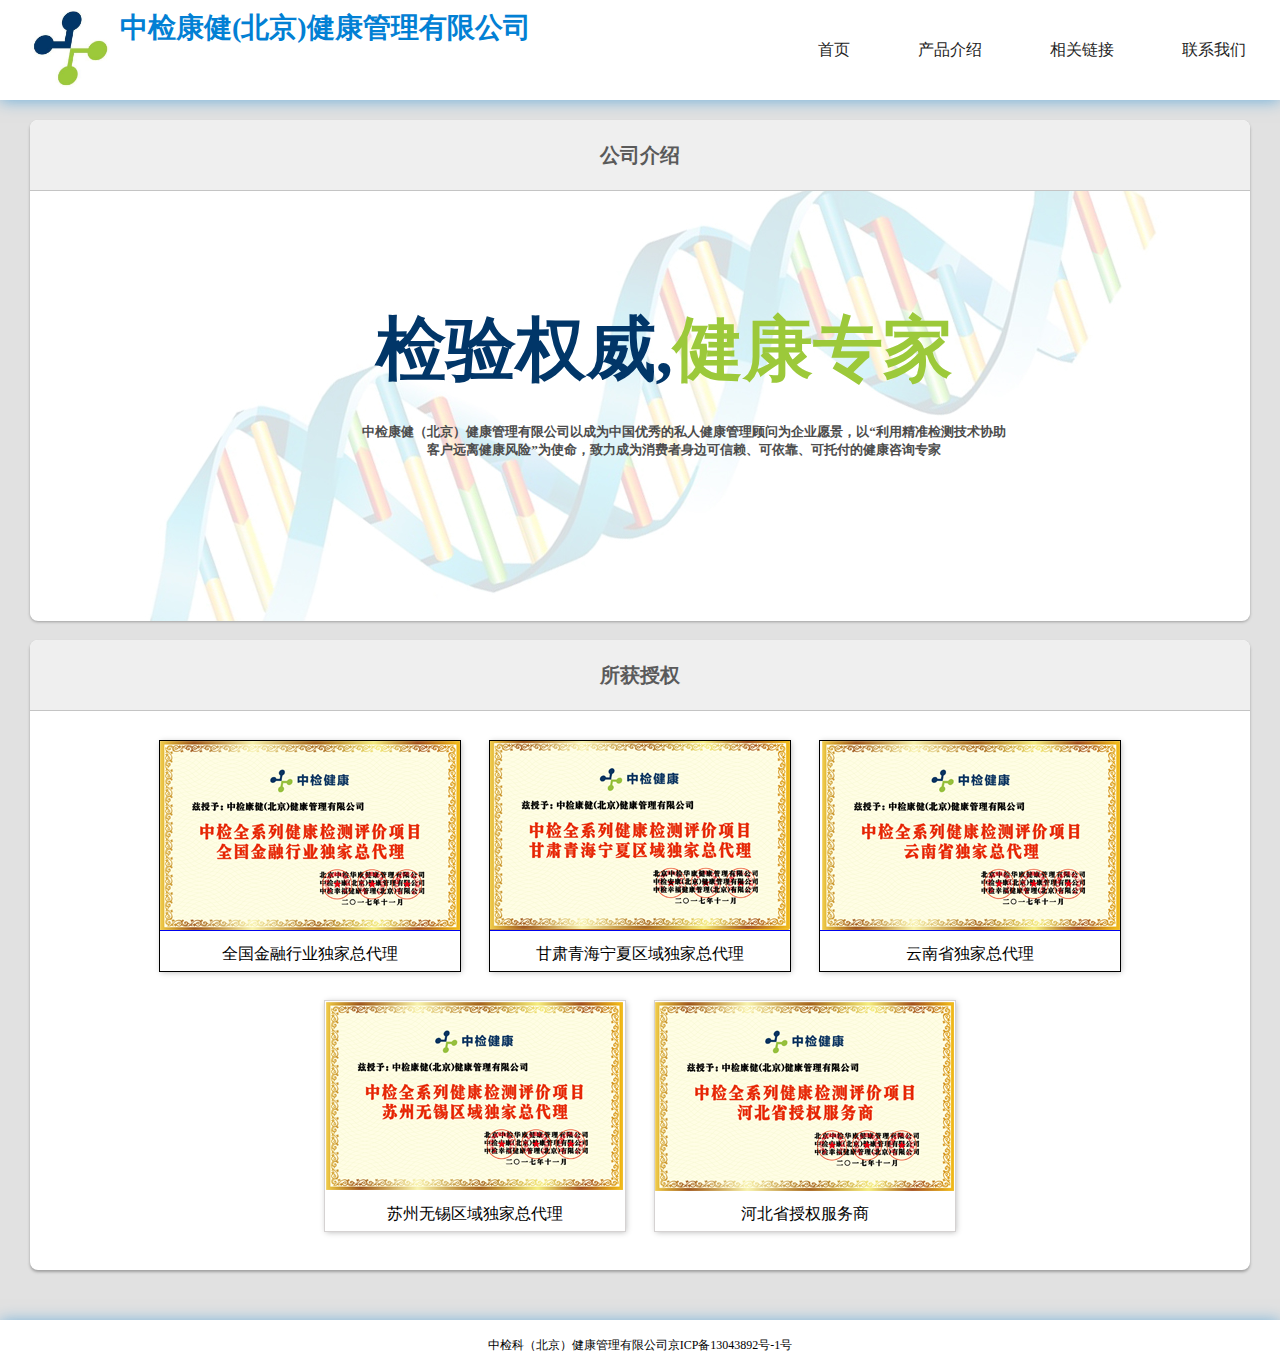
<file: index.html>
<!DOCTYPE html>
<html lang="en">
<head>
  <meta charset="UTF-8">
  <meta name="viewport" content="width=device-width, initial-scale=1.0">
  <meta http-equiv="X-UA-Compatible" content="ie=edge">
  <title>中检科（北京）健康管理有限公司</title>
  <link rel="stylesheet" href="./style/pc-style.css">
  <link rel="stylesheet" href="./style/m-style.css">
  <link rel="stylesheet" href="./font/iconfont.css">
  <style>
     @media (max-width: 450px) {
            .pc-index{
                display: none;
            }
            .m-indexapp{
                display: block;
            }
        }
        @media (min-width: 460px) {
            .pc-index{
                display: block;
            }
            .m-index{
                display: none;
            }
        }
  </style>
</head>
<body>
  <div class="pc-index">
  <!-- 头部导航开始 -->
   <div class="header-pc">
     <div class="header-pc-nav">
       <div class="header-pc-nav-left">
          <a href="./index-pc.html">
          <img src="./image/pc-logo.jpg" alt="">
          </a>
       </div>
       <h1>中检康健(北京)健康管理有限公司</h1>
       <ul class="header-pc-nav-right">
         <li><a href="./index-pc.html">首页</a></li>
         <li><a href="./pagelink/pc-xiangmujieshao.html">产品介绍</a></li>
         <li><a href="./pagelink/pc-youqinglianjie.html">相关链接</a></li>
         <li><a href="./pagelink/pc-lianxiwomen.html">联系我们</a></li>
       </ul>
     </div>
   </div>
   <!-- 头部导航结束 -->

   <!-- banna图部分 -->

      <!-- 公司介绍 -->
      <div class="pc-main-03">
        <div class="pc-main-03-a">
            <span>公司介绍</span>
        </div>
        <div class="pc-main-03-b">
          <!-- <img src="./image/pc-banna.jpg" alt=""> -->
        </div>
        <h2><span style="color:#013668;">检验权威,</span><span style="color:#9cc93a;">健康专家</span></h2>
        <h5>中检康健（北京）健康管理有限公司以成为中国优秀的私人健康管理顾问为企业愿景，以“利用精准检测技术协助</br>客户远离健康风险”为使命，致力成为消费者身边可信赖、可依靠、可托付的健康咨询专家</h5>
      </div>

      <!-- 授权牌模块 -->
      <div class="pc-main-02">
          <div class="pc-main-02-b"><span>所获授权</span></div>
          <ul class="pc-main-02-a clearfix">
            <li>
              <a href="./image/shouquan-03.png" target="_blank"></a>
              <span>全国金融行业独家总代理</span>
            </li>
            <li>
              <a href="./image/shouquan-01.png" target="_blank"></a>
              <span>甘肃青海宁夏区域独家总代理</span>
            </li>
            <li>
              <a href="./image/shouquan-05.png" target="_blank"></a>
              <span>云南省独家总代理</span>
            </li>
            </ul>
            <ul class="pc-main-02-c clearfix">
                <li>
                  <a href="./image/shouquan-04.png" target="_blank"></a>
                  <span>苏州无锡区域独家总代理</span>
                </li>
                <li>
                  <a href="./image/shouquan-02.png" target="_blank"></a>
                  <span>河北省授权服务商</span>
                </li>
            </ul>
      </div>
      <!-- 底部 -->
       <div class="pc-footer">
          <span>中检科（北京）健康管理有限公司京ICP备13043892号-1号 </span>
        </div>
       </div>
</div>

<!-- 这里是手机端代码 -->
<div class="m-index">
    <!-- logo和文字 -->
    <div class="m-Header">
      <div class="m-Header-bar">
        <img src="./image/pc-logo.jpg" alt="">
        <span>中检康健(北京)健康管理有限公司</span>
      </div>
    </div>
  
    <!-- 公司介绍 -->
    <div class="Introduction">
        <div class="Introduction-bar">
          <h3>
            <span>检验权威,</span>
            <span>健康专家</span>
          </h3>
          <h6>中检康健（北京）健康管理有限公司以成为中国优秀的私人健康管理顾问为企业愿景，以“利用精准检测技术协助
              客户远离健康风险”为使命，致力成为消费者身边可信赖、可依靠、可托付的健康咨询专家</h6>
        </div>
    </div>
  
    <!-- 授权牌 -->
    <div class="Authorized">
      <div class="Authorized-bar">
        <div class="Authorized-bar-01">
          <h3>授权机构</h3>
        </div>
        <div class="Authorized-bar-02">
          <ul class="Authorized-bar-03">
            <li>
              <img src="./image/shouquan-03.png" alt="">
            </li>
            <li>
              <img src="./image/shouquan-01.png" alt="">
             </li>
             <li>
              <img src="./image/shouquan-05.png" alt="">
             </li>
             <li>
              <img src="./image/shouquan-04.png" alt="">
            </li>
            <li>
              <img src="./image/shouquan-02.png" alt="">
             </li>
          </ul>
        </div>
      </div>
    </div>
    <!-- 项目介绍 -->
    <div class="main-content">
      <div class="main-content-bar">
        <div class="main-content-bar-01">
            <h3>项目介绍</h3>
        </div>
        <div class="main-content-bar-02">
          <img src="./image/xiangmujieshao1.png" alt="">
        </div>
      </div>
    </div>
    <!-- 合作伙伴 -->
    <div class="m-Partner">
        <div class="m-Contact-bar-01">
            <h3>合作伙伴</h3>
        </div>
      <div class="m-Partner-1">
        <a href="http://www.caiq.org.cn/">
        <img src="./image/pc-logo-01.jpg" alt="">
        <h6>中国检疫检验科学研</h6>
        </a>
      </div>
      <p class="m-Partner-1-span">中国检验检疫科学研究院是国家设立的公益性检验检疫中央研究机构，2004年建院，其前身是成立于1954年的农业部植物检疫实验所和成立于1979年的中国进出口商品检验技术研究所。</p>
      <div class="m-Partner-2">
          <a href="http://www.jk123.org/">
          <img src="./image/pc-logo.jpg" alt="">
          <h6>中科检（北京）健康管理有限公司</h6>
          </a>
      </div>
      <p class="m-Partner-1-span">中检健康依托中国检验检疫科学院，利用国际领先血液检验技术、独家健康大数据分析方法，为您提供基因健康、蛋白质组学分析、健康评价等全方位健康检验服务。</p>
    </div>
    <!-- 联系方式 -->
    <div class="m-Contact">
      <div class="m-Contact-bar">
        <div class="m-Contact-bar-01">
            <h3>联系方式</h3>
        </div>
        <div class="m-Contact-bar-02">
          <ul class="m-Contact-bar-02-01">
            <li>
              <a href="javascript:void(0)"  onclick="h1.style.display='block'">
                <span class="iconfont icon-dizhi"></span>
                <h3>公司地址</h3>
              </a>
              <div id="h1">
               <span>北京市亦庄经济开发区荣华南路19号1号楼601-2</span>
               <a href="javascript:void(0)"onclick="h1.style.display='none'" class="iconfont icon-guanbi" ></a>
              </div>
            </li>
            <li>
                <a href="javascript:void(0)"  onclick="h2.style.display='block'">
                    <span class="iconfont icon-xingzhuang10"></span>
                    <h3>客服电话</h3>
                </a>
                <div id="h2">
                    <span>联系电话：400-928-2898</span>
                    <a href="javascript:void(0)"onclick="h2.style.display='none'" class="iconfont icon-guanbi" ></a>
                    <br><br><br>
                    <a href="tel:+400-928-2898">联系我们</a>
                </div>
            </li>
            <li>
                <a href="javascript:void(0)"  onclick="h3.style.display='block'">
                    <span class="iconfont icon-email"></span>
                    <h3>邮箱</h3>
                </a>
                <div id="h3">
                    <span>邮箱:admin@caiqh.com</span>
                    <a href="javascript:void(0)"onclick="h3.style.display='none'" class="iconfont icon-guanbi" ></a>
                    <br><br><br>
                    <a href="mailto:admin@caiqh.com">联系我们</a>
                </div>
            </li>
            <li>
                <a href="javascript:void(0)"  onclick="h4.style.display='block'">
                  <span class="iconfont icon-icon5"></span>
                  <h3>微信公众号</h3>
                </a>
                  <div id="h4">
                      <span>保存下面二维码，用微信扫描</span>
                      <img src="./image/erweima.jpg" alt="">
                      <a href="javascript:void(0)"onclick="h4.style.display='none'" class="iconfont icon-guanbi" ></a>
                  </div>
            </li>
          </ul>
        </div>
      </div>
    </div>
    <!-- 底部 -->
    <div class="m-footer">
      <span>中检科（北京）健康管理有限公司京ICP备13043892号-1号</span>
    </div>
  </div>
</body>
</html>
</file>
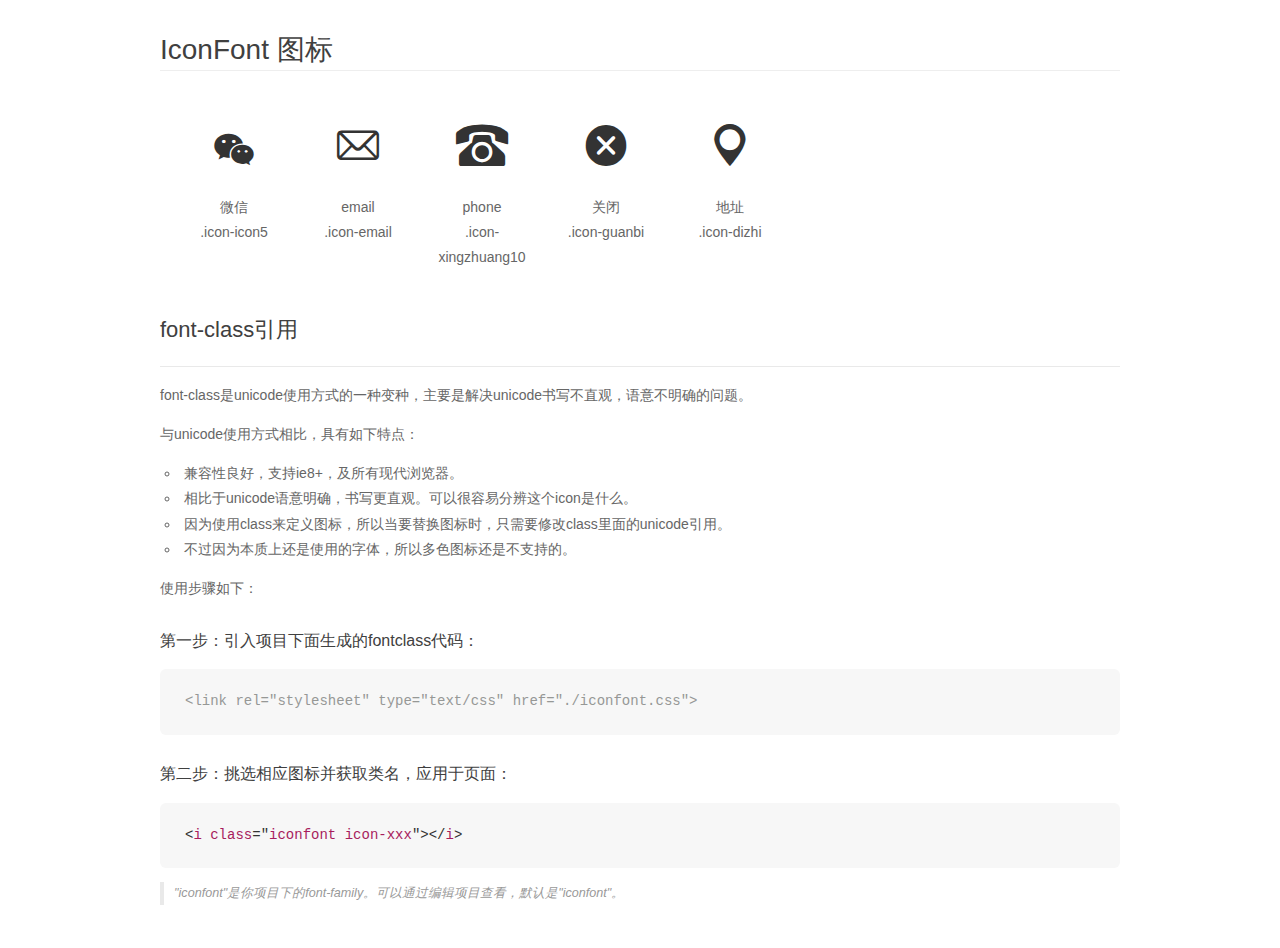
<file: font/demo_fontclass.html>
<!DOCTYPE html>
<html>
<head>
    <meta charset="utf-8"/>
    <title>IconFont</title>
    <link rel="stylesheet" href="demo.css">
    <link rel="stylesheet" href="iconfont.css">
</head>
<body>
    <div class="main markdown">
        <h1>IconFont 图标</h1>
        <ul class="icon_lists clear">
            
                <li>
                <i class="icon iconfont icon-icon5"></i>
                    <div class="name">微信</div>
                    <div class="fontclass">.icon-icon5</div>
                </li>
            
                <li>
                <i class="icon iconfont icon-email"></i>
                    <div class="name">email</div>
                    <div class="fontclass">.icon-email</div>
                </li>
            
                <li>
                <i class="icon iconfont icon-xingzhuang10"></i>
                    <div class="name">phone</div>
                    <div class="fontclass">.icon-xingzhuang10</div>
                </li>
            
                <li>
                <i class="icon iconfont icon-guanbi"></i>
                    <div class="name">关闭</div>
                    <div class="fontclass">.icon-guanbi</div>
                </li>
            
                <li>
                <i class="icon iconfont icon-dizhi"></i>
                    <div class="name">地址</div>
                    <div class="fontclass">.icon-dizhi</div>
                </li>
            
        </ul>

        <h2 id="font-class-">font-class引用</h2>
        <hr>

        <p>font-class是unicode使用方式的一种变种，主要是解决unicode书写不直观，语意不明确的问题。</p>
        <p>与unicode使用方式相比，具有如下特点：</p>
        <ul>
        <li>兼容性良好，支持ie8+，及所有现代浏览器。</li>
        <li>相比于unicode语意明确，书写更直观。可以很容易分辨这个icon是什么。</li>
        <li>因为使用class来定义图标，所以当要替换图标时，只需要修改class里面的unicode引用。</li>
        <li>不过因为本质上还是使用的字体，所以多色图标还是不支持的。</li>
        </ul>
        <p>使用步骤如下：</p>
        <h3 id="-fontclass-">第一步：引入项目下面生成的fontclass代码：</h3>


        <pre><code class="lang-js hljs javascript"><span class="hljs-comment">&lt;link rel="stylesheet" type="text/css" href="./iconfont.css"&gt;</span></code></pre>
        <h3 id="-">第二步：挑选相应图标并获取类名，应用于页面：</h3>
        <pre><code class="lang-css hljs">&lt;<span class="hljs-selector-tag">i</span> <span class="hljs-selector-tag">class</span>="<span class="hljs-selector-tag">iconfont</span> <span class="hljs-selector-tag">icon-xxx</span>"&gt;&lt;/<span class="hljs-selector-tag">i</span>&gt;</code></pre>
        <blockquote>
        <p>"iconfont"是你项目下的font-family。可以通过编辑项目查看，默认是"iconfont"。</p>
        </blockquote>
    </div>
</body>
</html>
</file>
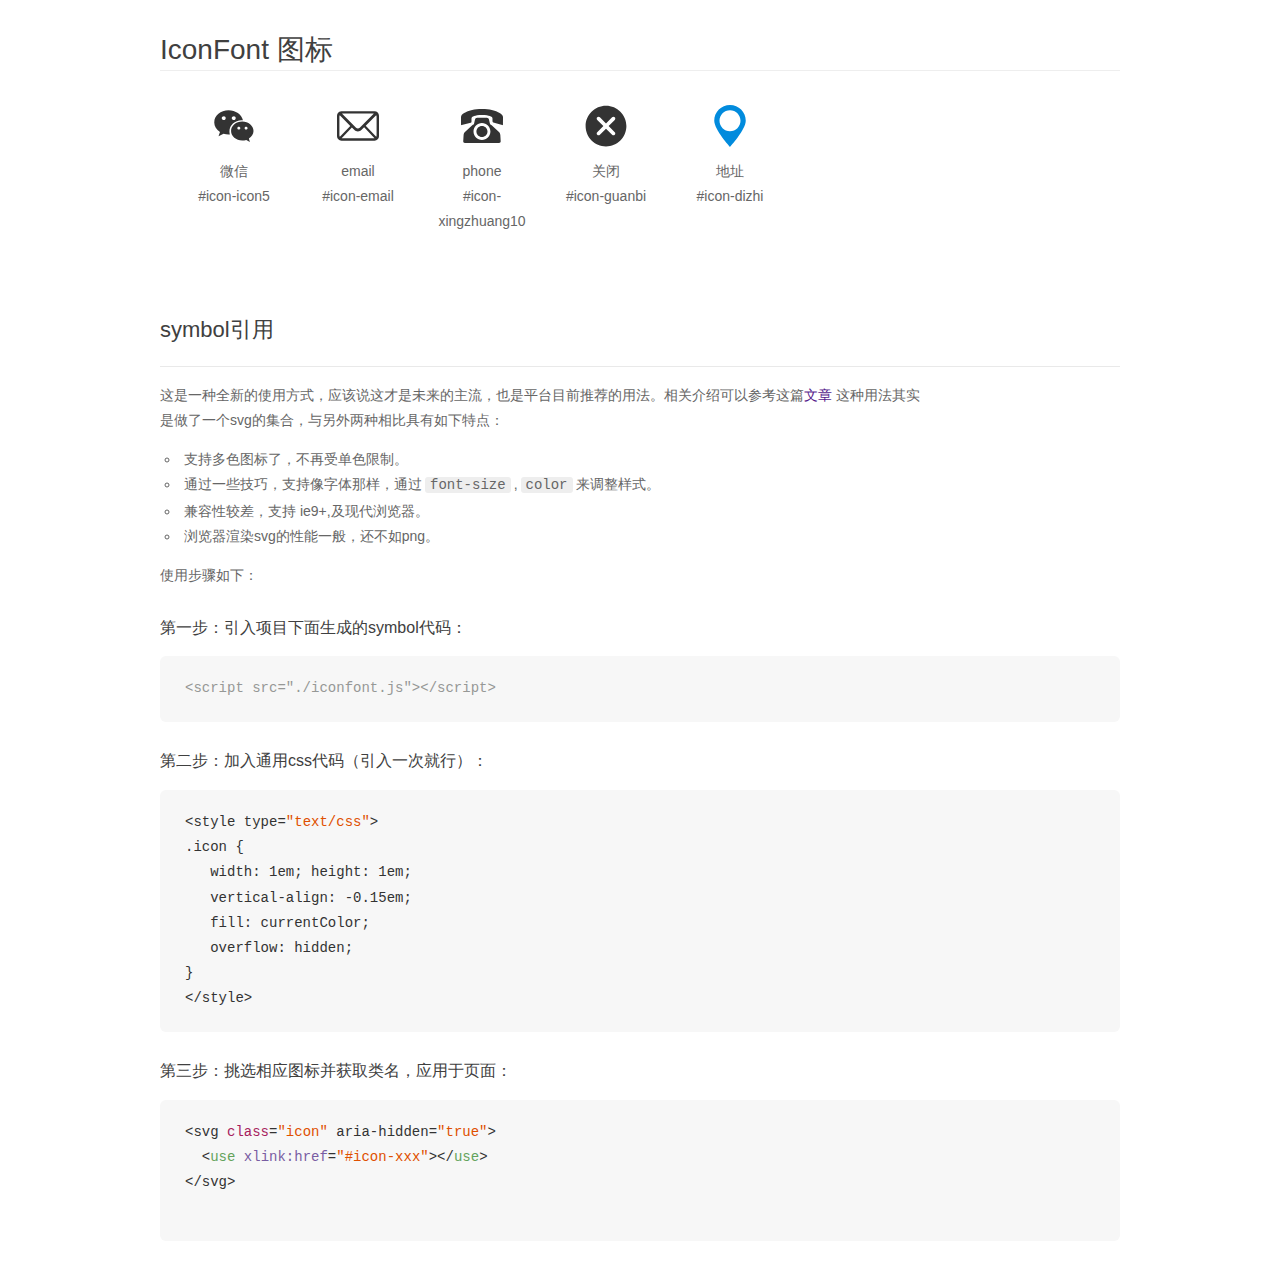
<file: font/demo_symbol.html>
<!DOCTYPE html>
<html>
<head>
    <meta charset="utf-8"/>
    <title>IconFont</title>
    <link rel="stylesheet" href="demo.css">
    <script src="iconfont.js"></script>

    <style type="text/css">
        .icon {
          /* 通过设置 font-size 来改变图标大小 */
          width: 1em; height: 1em;
          /* 图标和文字相邻时，垂直对齐 */
          vertical-align: -0.15em;
          /* 通过设置 color 来改变 SVG 的颜色/fill */
          fill: currentColor;
          /* path 和 stroke 溢出 viewBox 部分在 IE 下会显示
             normalize.css 中也包含这行 */
          overflow: hidden;
        }

    </style>
</head>
<body>
    <div class="main markdown">
        <h1>IconFont 图标</h1>
        <ul class="icon_lists clear">
            
                <li>
                    <svg class="icon" aria-hidden="true">
                        <use xlink:href="#icon-icon5"></use>
                    </svg>
                    <div class="name">微信</div>
                    <div class="fontclass">#icon-icon5</div>
                </li>
            
                <li>
                    <svg class="icon" aria-hidden="true">
                        <use xlink:href="#icon-email"></use>
                    </svg>
                    <div class="name">email</div>
                    <div class="fontclass">#icon-email</div>
                </li>
            
                <li>
                    <svg class="icon" aria-hidden="true">
                        <use xlink:href="#icon-xingzhuang10"></use>
                    </svg>
                    <div class="name">phone</div>
                    <div class="fontclass">#icon-xingzhuang10</div>
                </li>
            
                <li>
                    <svg class="icon" aria-hidden="true">
                        <use xlink:href="#icon-guanbi"></use>
                    </svg>
                    <div class="name">关闭</div>
                    <div class="fontclass">#icon-guanbi</div>
                </li>
            
                <li>
                    <svg class="icon" aria-hidden="true">
                        <use xlink:href="#icon-dizhi"></use>
                    </svg>
                    <div class="name">地址</div>
                    <div class="fontclass">#icon-dizhi</div>
                </li>
            
        </ul>


        <h2 id="symbol-">symbol引用</h2>
        <hr>

        <p>这是一种全新的使用方式，应该说这才是未来的主流，也是平台目前推荐的用法。相关介绍可以参考这篇<a href="">文章</a>
        这种用法其实是做了一个svg的集合，与另外两种相比具有如下特点：</p>
        <ul>
          <li>支持多色图标了，不再受单色限制。</li>
          <li>通过一些技巧，支持像字体那样，通过<code>font-size</code>,<code>color</code>来调整样式。</li>
          <li>兼容性较差，支持 ie9+,及现代浏览器。</li>
          <li>浏览器渲染svg的性能一般，还不如png。</li>
        </ul>
        <p>使用步骤如下：</p>
        <h3 id="-symbol-">第一步：引入项目下面生成的symbol代码：</h3>
        <pre><code class="lang-js hljs javascript"><span class="hljs-comment">&lt;script src="./iconfont.js"&gt;&lt;/script&gt;</span></code></pre>
        <h3 id="-css-">第二步：加入通用css代码（引入一次就行）：</h3>
        <pre><code class="lang-js hljs javascript">&lt;style type=<span class="hljs-string">"text/css"</span>&gt;
.icon {
   width: <span class="hljs-number">1</span>em; height: <span class="hljs-number">1</span>em;
   vertical-align: <span class="hljs-number">-0.15</span>em;
   fill: currentColor;
   overflow: hidden;
}
&lt;<span class="hljs-regexp">/style&gt;</span></code></pre>
        <h3 id="-">第三步：挑选相应图标并获取类名，应用于页面：</h3>
        <pre><code class="lang-js hljs javascript">&lt;svg <span class="hljs-class"><span class="hljs-keyword">class</span></span>=<span class="hljs-string">"icon"</span> aria-hidden=<span class="hljs-string">"true"</span>&gt;<span class="xml"><span class="hljs-tag">
  &lt;<span class="hljs-name">use</span> <span class="hljs-attr">xlink:href</span>=<span class="hljs-string">"#icon-xxx"</span>&gt;</span><span class="hljs-tag">&lt;/<span class="hljs-name">use</span>&gt;</span>
</span>&lt;<span class="hljs-regexp">/svg&gt;
        </span></code></pre>
    </div>
</body>
</html>
</file>
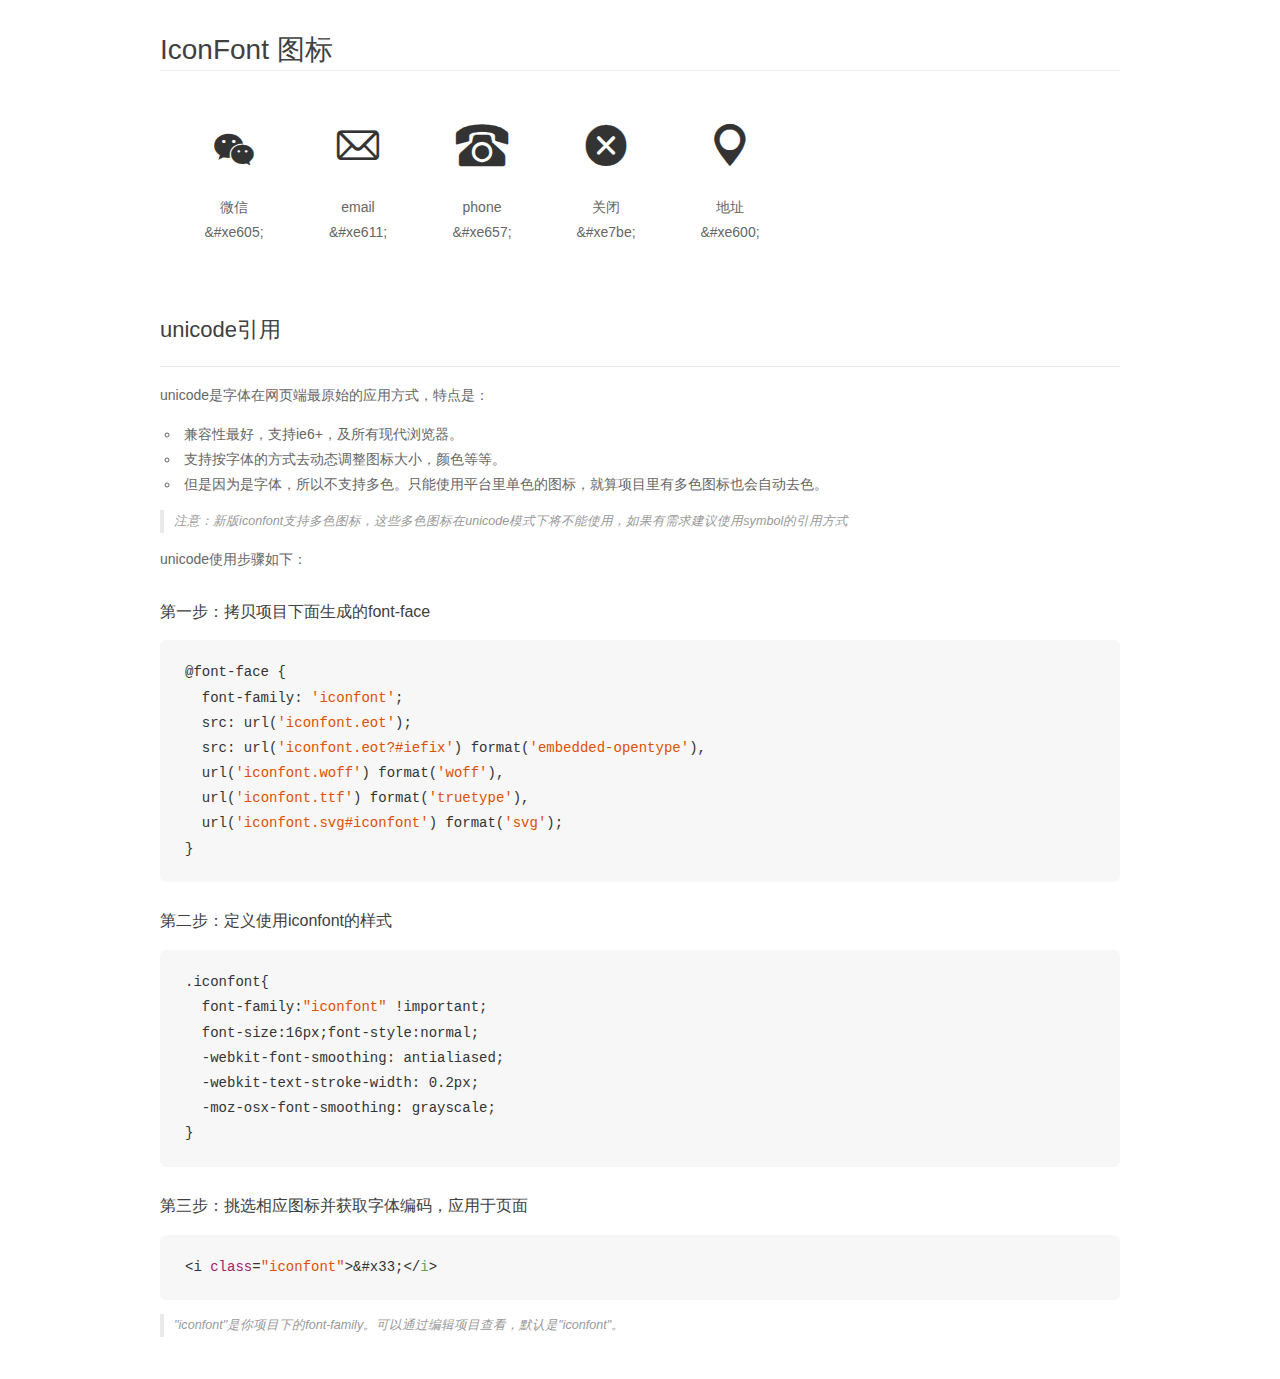
<file: font/demo_unicode.html>
<!DOCTYPE html>
<html>
<head>
    <meta charset="utf-8"/>
    <title>IconFont</title>
    <link rel="stylesheet" href="demo.css">

    <style type="text/css">

        @font-face {font-family: "iconfont";
          src: url('iconfont.eot'); /* IE9*/
          src: url('iconfont.eot#iefix') format('embedded-opentype'), /* IE6-IE8 */
          url('iconfont.woff') format('woff'), /* chrome, firefox */
          url('iconfont.ttf') format('truetype'), /* chrome, firefox, opera, Safari, Android, iOS 4.2+*/
          url('iconfont.svg#iconfont') format('svg'); /* iOS 4.1- */
        }

        .iconfont {
          font-family:"iconfont" !important;
          font-size:16px;
          font-style:normal;
          -webkit-font-smoothing: antialiased;
          -webkit-text-stroke-width: 0.2px;
          -moz-osx-font-smoothing: grayscale;
        }

    </style>
</head>
<body>
    <div class="main markdown">
        <h1>IconFont 图标</h1>
        <ul class="icon_lists clear">
            
                <li>
                <i class="icon iconfont">&#xe605;</i>
                    <div class="name">微信</div>
                    <div class="code">&amp;#xe605;</div>
                </li>
            
                <li>
                <i class="icon iconfont">&#xe611;</i>
                    <div class="name">email</div>
                    <div class="code">&amp;#xe611;</div>
                </li>
            
                <li>
                <i class="icon iconfont">&#xe657;</i>
                    <div class="name">phone</div>
                    <div class="code">&amp;#xe657;</div>
                </li>
            
                <li>
                <i class="icon iconfont">&#xe7be;</i>
                    <div class="name">关闭</div>
                    <div class="code">&amp;#xe7be;</div>
                </li>
            
                <li>
                <i class="icon iconfont">&#xe600;</i>
                    <div class="name">地址</div>
                    <div class="code">&amp;#xe600;</div>
                </li>
            
        </ul>
        <h2 id="unicode-">unicode引用</h2>
        <hr>

        <p>unicode是字体在网页端最原始的应用方式，特点是：</p>
        <ul>
        <li>兼容性最好，支持ie6+，及所有现代浏览器。</li>
        <li>支持按字体的方式去动态调整图标大小，颜色等等。</li>
        <li>但是因为是字体，所以不支持多色。只能使用平台里单色的图标，就算项目里有多色图标也会自动去色。</li>
        </ul>
        <blockquote>
        <p>注意：新版iconfont支持多色图标，这些多色图标在unicode模式下将不能使用，如果有需求建议使用symbol的引用方式</p>
        </blockquote>
        <p>unicode使用步骤如下：</p>
        <h3 id="-font-face">第一步：拷贝项目下面生成的font-face</h3>
        <pre><code class="lang-js hljs javascript">@font-face {
  font-family: <span class="hljs-string">'iconfont'</span>;
  src: url(<span class="hljs-string">'iconfont.eot'</span>);
  src: url(<span class="hljs-string">'iconfont.eot?#iefix'</span>) format(<span class="hljs-string">'embedded-opentype'</span>),
  url(<span class="hljs-string">'iconfont.woff'</span>) format(<span class="hljs-string">'woff'</span>),
  url(<span class="hljs-string">'iconfont.ttf'</span>) format(<span class="hljs-string">'truetype'</span>),
  url(<span class="hljs-string">'iconfont.svg#iconfont'</span>) format(<span class="hljs-string">'svg'</span>);
}
</code></pre>
        <h3 id="-iconfont-">第二步：定义使用iconfont的样式</h3>
        <pre><code class="lang-js hljs javascript">.iconfont{
  font-family:<span class="hljs-string">"iconfont"</span> !important;
  font-size:<span class="hljs-number">16</span>px;font-style:normal;
  -webkit-font-smoothing: antialiased;
  -webkit-text-stroke-width: <span class="hljs-number">0.2</span>px;
  -moz-osx-font-smoothing: grayscale;
}
</code></pre>
        <h3 id="-">第三步：挑选相应图标并获取字体编码，应用于页面</h3>
        <pre><code class="lang-js hljs javascript">&lt;i <span class="hljs-class"><span class="hljs-keyword">class</span></span>=<span class="hljs-string">"iconfont"</span>&gt;&amp;#x33;<span class="xml"><span class="hljs-tag">&lt;/<span class="hljs-name">i</span>&gt;</span></span></code></pre>

        <blockquote>
        <p>"iconfont"是你项目下的font-family。可以通过编辑项目查看，默认是"iconfont"。</p>
        </blockquote>
    </div>


</body>
</html>
</file>
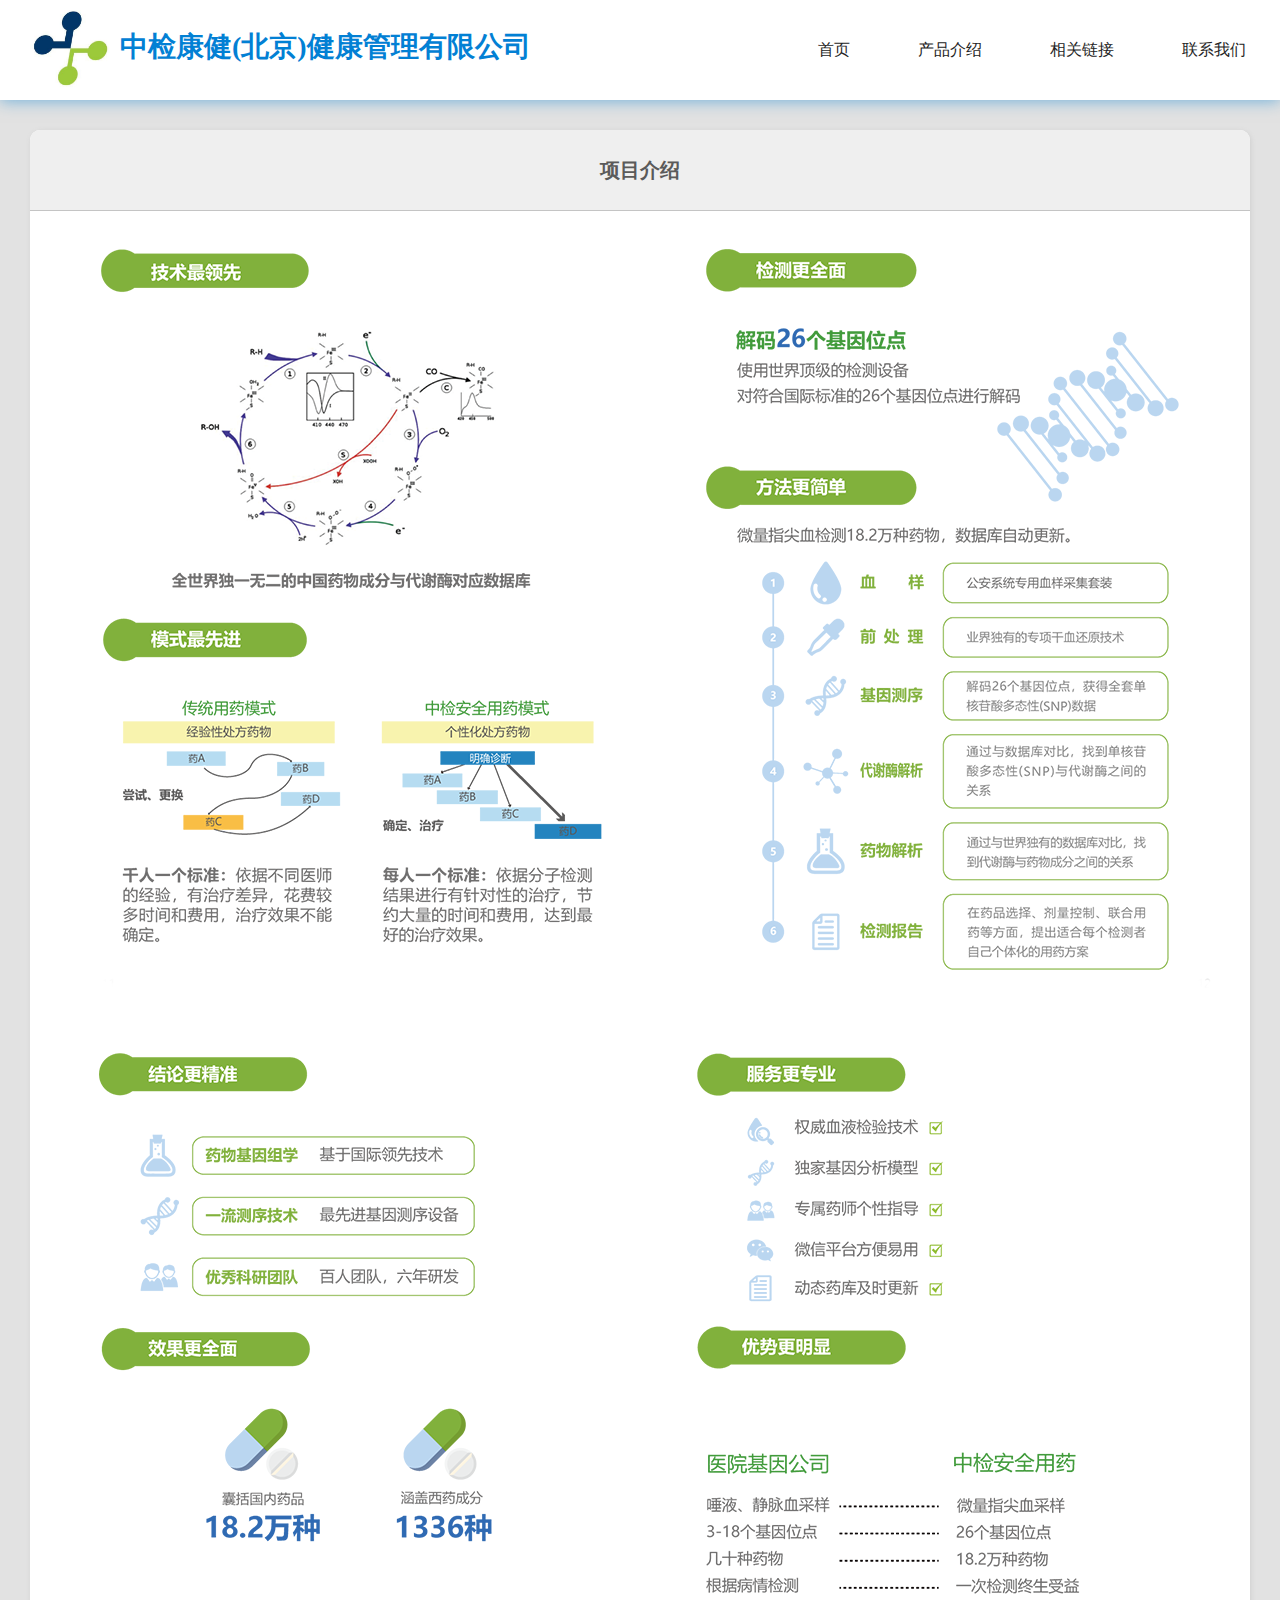
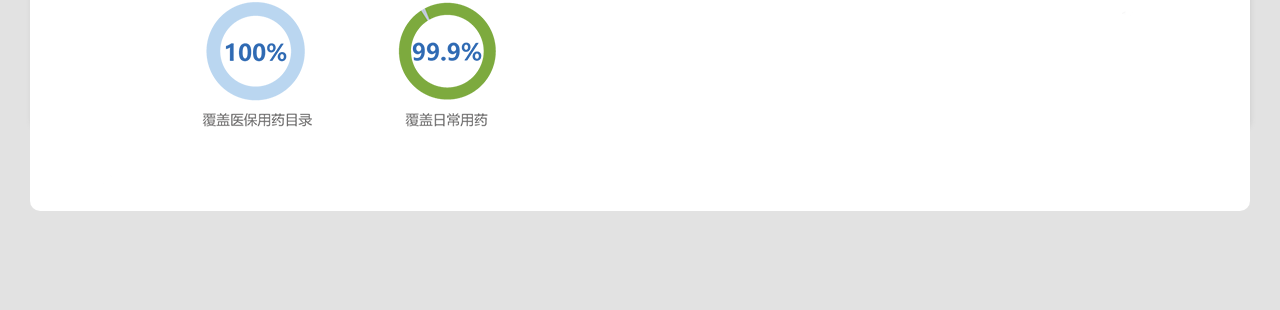
<file: pagelink/pc-xiangmujieshao.html>
<!DOCTYPE html>
<html lang="en">
<head>
    <meta charset="UTF-8">
    <meta name="viewport" content="width=device-width, initial-scale=1.0">
    <meta http-equiv="X-UA-Compatible" content="ie=edge">
    <title>项目介绍</title>
    <link rel="stylesheet" href="../style/pc-style.css">
    <link rel="stylesheet" href="../style/pc-xiangmujieshao.css">
</head>
<body>
     <!-- 头部导航开始 -->
   <div class="header-pc">
    <div class="header-pc-nav">
      <div class="header-pc-nav-left">
         <a href="../index-pc.html">
         <img src="../image/pc-logo.jpg" alt="">
         </a>
      </div>
      <h1>中检康健(北京)健康管理有限公司</h1>
      <ul class="header-pc-nav-right">
         <li><a href="../index-pc.html">首页</a></li>
         <li><a href="./pc-xiangmujieshao.html">产品介绍</a></li>
         <li><a href="./pc-youqinglianjie.html">相关链接</a></li>
         <li><a href="./pc-lianxiwomen.html">联系我们</a></li>
       </ul>
    </div>
  </div>

  <!-- 项目介绍 -->
    <div class="xiangmujieshao">
        <div class="xiangmujieshao-con">
            <div class="xiangmujieshao-con-01">
                <span>项目介绍</span>
            </div>
            <div class="xiangmujieshao-con-02"></div>
        </div>
    </div>

</body>
</html>
</file>
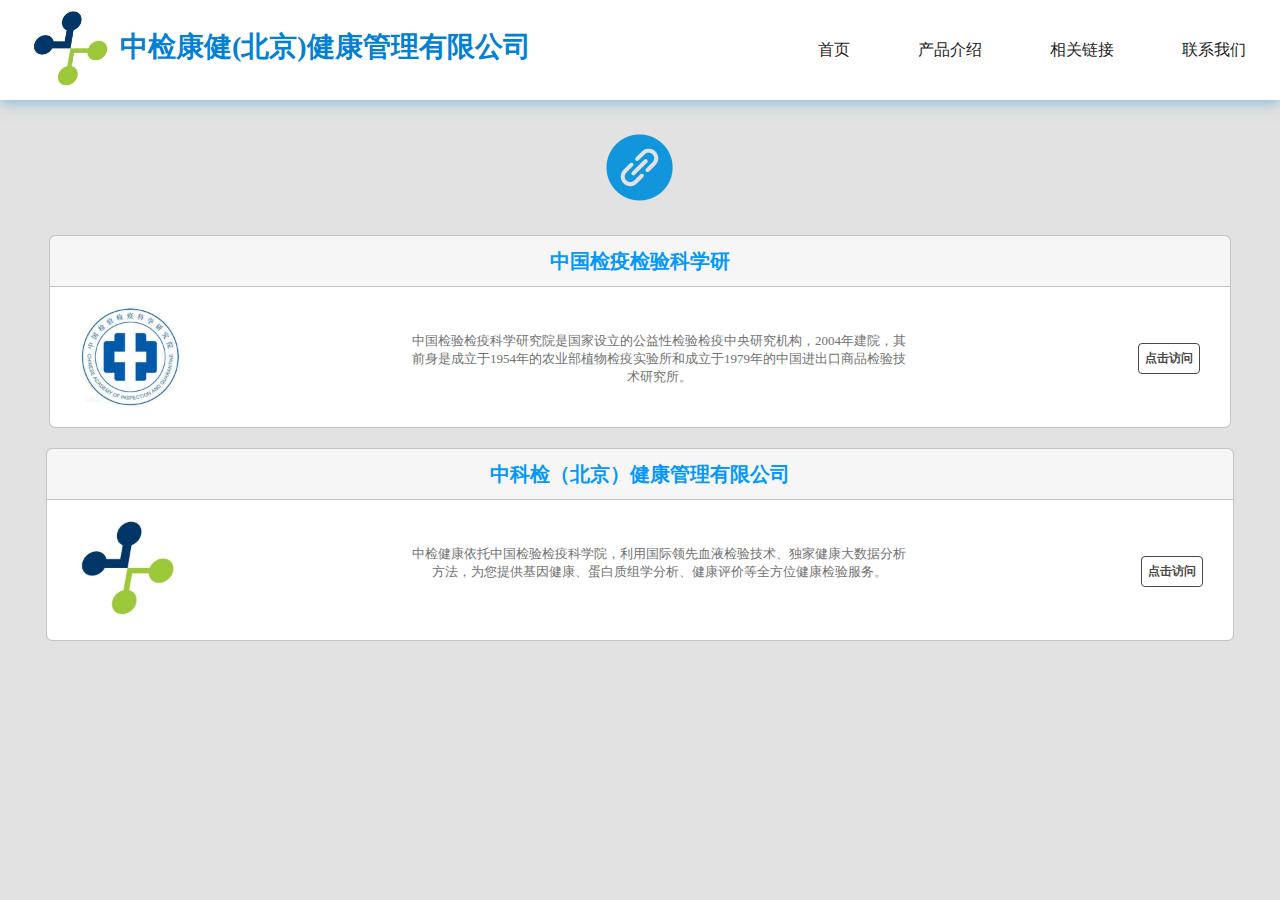
<file: pagelink/pc-youqinglianjie.html>
<!DOCTYPE html>
<html lang="en">
<head>
    <meta charset="UTF-8">
    <meta name="viewport" content="width=device-width, initial-scale=1.0">
    <meta http-equiv="X-UA-Compatible" content="ie=edge">
    <title>相关链接</title>
    <link rel="stylesheet" href="../style/pc-youqinglianjie.css">
    <link rel="stylesheet" href="../style/pc-style.css">
</head>
<body>
      <!-- 头部导航开始 -->
   <div class="header-pc">
    <div class="header-pc-nav">
      <div class="header-pc-nav-left">
         <a href="../index-pc.html">
         <img src="../image/pc-logo.jpg" alt="">
         </a>
      </div>
      <h1>中检康健(北京)健康管理有限公司</h1>
      <ul class="header-pc-nav-right">
        <li><a href="../index-pc.html">首页</a></li>
        <li><a href="./pc-xiangmujieshao.html">产品介绍</a></li>
        <li><a href="./pc-youqinglianjie.html">相关链接</a></li>
        <li><a href="./pc-lianxiwomen.html">联系我们</a></li>
      </ul>
       </ul>
    </div>
  </div>
  <!-- 合作伙伴 -->
    <div class="pc-youqianglianjie-icon">
        <img src="../image/pc-youqinglianjie-icon.png" alt="">
    </div>
    <div class="pc-youqianglianjie-con">    
        <div class="pc-youqianglianjie">
            <div class="pc-youqianglianjie-01">
               <h2>中国检疫检验科学研</h2>
               <div class="pc-youqianglianjie-01-con clearfix">
                   <div class="pc-youqianglianjie-01-con-img"></div>
                   <p>中国检验检疫科学研究院是国家设立的公益性检验检疫中央研究机构，2004年建院，其前身是成立于1954年的农业部植物检疫实验所和成立于1979年的中国进出口商品检验技术研究所。</p>
                   <div class="pc-youqianglianjie-01-con-jieshao"><a href="http://www.caiq.org.cn/">点击访问</a></div>
               </div>
            </div>
        </div>

        <div class="pc-youqianglianjie">
            <div class="pc-youqianglianjie-02">
               <h2>中科检（北京）健康管理有限公司</h2>
               <div class="pc-youqianglianjie-02-con clearfix">
                   <div class="pc-youqianglianjie-02-con-img"></div>
                   <p>中检健康依托中国检验检疫科学院，利用国际领先血液检验技术、独家健康大数据分析方法，为您提供基因健康、蛋白质组学分析、健康评价等全方位健康检验服务。</p>
                   <div class="pc-youqianglianjie-02-con-jieshao"><a href="http://www.jk123.org/">点击访问</a></div>
               </div>
            </div>
        </div>
    </div>
</body>
</html>
</file>
<file: style/pc-style.css>
body,ul,li，h1,h2,h5{
    margin: 0;padding: 0;
    font-family: '微软雅黑';
}

body{
    background-color: rgb(226,226,226)
}
.clearfix::after{
    content: '';
    display: block;
    clear: both;
}

.header-pc{
    height: 100px;
    background-color:white;
    min-width: 1220px;
    box-shadow: 0px 1px 15px rgba(2,128,212,0.5);
}

.header-pc-nav{
    background-color:white;
    height: 100px;
    width: 1220px;
    margin: 0 auto;
}

.header-pc-nav-left{
    height: 80px;
    width:80px;
    /* background-color: yellow; */
    float: left;
    padding: 10px 0;
    
}

.header-pc-nav-left>a{
    display: block;
    width: 80px;
    height: 80px;
}

.header-pc-nav-left img{
    width: 80px;
}

.header-pc-nav>h1{
    float: left;
    color:rgb(2, 128, 212);
    margin-left: 10px;
    line-height: 55px;
    font-size: 28px;
}


.header-pc-nav-right{
    list-style-type: none;
    height: 100px;
    width: 500px;
    float: right;
}


.header-pc-nav-right a{
    color:#242424;  
    text-decoration: none;
    
  }

  .header-pc-nav-right a:hover{
    color:rgb(4, 152, 252);
    font-weight: bold;
  }

.header-pc-nav-right>li{
    height: 100px;
    float: left;
    line-height: 100px;
    padding-left: 68px;
}


.pc-main{
    height: 700px;
    min-width: 1220px;
    
}

/* 授权牌模块 */
.pc-main-01{
    width: 1220px;
    background-color: white;
    height: 400px;
    margin: 20px auto;
    border-radius: 8px;
    box-shadow: 0px 2px 3px #9e9e9e;
    background-image: url(./image/pc-banna.jpg);
    background-size: cover;
}

.pc-main-02{
    width: 1220px;
    background-color: white;
    height: 630px;
    margin: 20px auto;
    border-radius: 8px;
    box-shadow: 0px 2px 3px #9e9e9e;
   
}

.pc-main-02-b{
    border-top-right-radius: 8px;
    border-top-left-radius: 8px;
    color: rgb(90, 90, 90);
    height: 70px;
    background-color:#efefef;
    margin: 0 auto;
    text-align: center;
    border-bottom: 1px solid rgb(196, 196, 196);

}

.pc-main-02-b>span{
    line-height: 70px;
    font-size: 20px;
    font-weight: bold;
}

.pc-main-02-a{
    width: 990px;
    height: 230px;
    margin: 30px auto;
    list-style: none;
    padding-left: 30px;
    
}

.pc-main-02-a li{
    float: left;
    width: 300px;
    height: 230px;
    margin-right: 30px;
    text-align: center;
    outline: 1px solid  #d5d2d2;
    box-shadow: 1px 1px 6px #b3b3b3; 
    outline: 1px solid;
}




.pc-main-02-a li>span{
  display: inline-block;
  margin-top: 10px; 
}

.pc-main-02-a>li a{
    display: inline-block;
    width: 300px;
    height: 189px;
    outline: 1px solid;
}

.pc-main-02-a>li:nth-child(1){
   background-image: url(../image/shouquanpai.png);
   background-repeat: no-repeat;
   background-position: -1051px 0px;
}
.pc-main-02-a>li:nth-child(2){
    background-image: url(../image/shouquanpai.png);
    background-position: 0px 0px;
    background-repeat: no-repeat;
}
.pc-main-02-a>li:nth-child(3){
    background-repeat: no-repeat;
    background-image: url(../image/shouquanpai.png);
    background-position: -698px 0px;
}

.pc-main-02-c{
    width: 660px;
    height: 230px;
    padding-left: 30px;
    /* background-color: red; */
    margin: auto;
    list-style: none;
 }

 .pc-main-02-c  li{
     float: left;
     width: 300px;
     height: 230px;
     margin-right: 30px;
     text-align: center;
     outline: 1px solid  #d5d2d2;
     box-shadow: 1px 1px 6px #b3b3b3; 
 }

 .pc-main-02-c>li a{
    display: inline-block;
    width: 300px;
    height: 189px;
}

.pc-main-02-c li>span{
    display: inline-block;
    margin-top: 10px; 
  }

.pc-main-02-c>li:nth-child(1){
    
    background-repeat: no-repeat;
    background-image: url(../image/shouquanpai.png);
    background-position: 1px -311px;
}


.pc-main-02-c>li:nth-child(2){
    background-repeat: no-repeat;
    background-image: url(../image/shouquanpai.png);
    background-position:-350px 1px;
}

 /* 公司介绍模块 */
.pc-main-03{
    width: 1220px;
    background-color: white;
    height: 500px;
    margin: 20px auto;
    border-radius: 8px;
    box-shadow: 0px 2px 3px #9e9e9e;
    position: relative;
   
}

.pc-main-03-a{
    border-top-right-radius: 8px;
    border-top-left-radius: 8px;
    color: rgb(90, 90, 90);
    height: 70px;
    background-color:#efefef;
    margin: 0 auto;
    text-align: center;
    border-bottom: 1px solid rgb(196, 196, 196);
}

.pc-main-03-a{
    line-height: 70px;
    font-size: 20px;
    font-weight: bold;
    
}

.pc-main-03-b{
    height: 430px;width: 1220px;;
    /* background-color: red; */
    margin: 0 auto;
    border-radius: 8px;
    background-image: url(../image/2.jpg)
}

h5{
    position: absolute;
    top: 303px;
    right: 244px;
    text-align: center;
    color: #4d4d4d;
    /* font-weight: normal; */
}

.pc-main-03>h2{
    position: absolute;
    top: 183px;
    right: 297px;
    text-align: center;
    font-size: 70px;
}

/* 底部 */

.pc-footer{
    margin-top: 50px;
    height: 50px;
    min-width: 1220px;
    background-color: white;
    box-shadow: 0px 1px 15px rgba(2,128,212,0.5);
    text-align: center;
}

.pc-footer>span{
    font-size: 12px;
    line-height: 50px;
}
</file>
<file: style/m-style.css>
body{
  margin: 0;
  background-color: rgb(225, 225, 225);
  font-size: 16px;
}

h1,img,h3,h6,ul,li{
  margin: 0;
  padding: 0;
}

.m-Header{
  height: 3rem;
  display: flex;
  justify-content: center;
  align-items: center;
  box-shadow: 0px 1px 15px rgba(2,128,212,0.5);
  margin-bottom: .5rem;
  background-color: white;
}
.m-Header-bar{
  height: 2rem;
  background-color: white;
}

.m-Header-bar>img{
    height: 2rem;
    vertical-align:middle;
    margin-right: 3px;
    
  }

.m-Header-bar>span{
  font-size: .9rem;
  vertical-align:middle;
  color: rgb(2, 128, 212);
  font-weight: bold;
  
}

.m-nav{
  background-color: #d4d4d4;
  height: 2rem;
  display: flex;
  justify-content: center;
  align-items: center;
  margin-bottom: .5rem;
  background-color: white;
}
.m-nav-bar{
  background-color:black;
  height: 1.5rem;
  display: inline-block;
}

.Introduction{
  height: 10rem;
  display: flex;
  justify-content: center;
  align-items: center;
  padding: 0 10px;
}

.Introduction-bar{
  border-radius: 10px;
  width: 100%;
  height: 10rem;
  background:url(../image/gongsijieshao.jpg) no-repeat center;  
  background-size: cover;  
  overflow: hidden;  
  display: flex;
  justify-content: center;
  position: relative;

}

.Introduction-bar>h3{
  margin-top: 2rem;
}

.Introduction-bar>h3>span{
  font-size: 1.6rem
}

.Introduction-bar>h3 span:nth-child(1){
  color:#013668;
}

.Introduction-bar>h3 span:nth-child(2){
  color:#9cc93a;
}

.Introduction-bar>h6{
  position: absolute;
  top: 67px;right: 0px;
  margin: 10px 20px;
  text-align: center;
  color: #4b4b4b;
}

.Authorized{
  margin-top: .7rem;
  
}
.Authorized-bar{
  background-color: white;
  width: 100%;
}


.Authorized-bar-01{
  padding: .8rem 1.2rem;
  border-bottom: 1px solid #e6e6e6
}

.Authorized-bar-01>h3{
  color: #4b4b4b;
  font-size: .8rem;
}

.Authorized-bar-03{
  display: flex;
  overflow-y: hidden;
  overflow-x: auto;
}

.Authorized-bar-02>ul>li{
  padding: 10px 10px;
  list-style: none;
  float: left;
}

.Authorized-bar-02>ul>li>img{
  width: 300px;
}

.main-content-bar-01{
  padding: .8rem 1.2rem;
  border-bottom: 1px solid #e6e6e6
}

.main-content-bar-01>h3{
  color: #4b4b4b;
  font-size: .8rem;
}

.main-content-bar{
  background-color: white;
  width: 100%;
  margin-top: .7rem;
}

.main-content-bar-02>img{
  width: 100%;
}

.m-Contact-bar-01{
  padding: .8rem 1.2rem;
  border-bottom: 1px solid #e6e6e6
}

.m-Contact-bar-01>h3{
  color: #4b4b4b;
  font-size: .8rem;
}

.m-Contact-bar{
  background-color: white;
  width: 100%;
  margin-top: .7rem;
}

.m-Contact-bar-02>img{
  width: 100%;
}

.m-Contact-bar-02>ul{
  display: flex;
  justify-content: space-around;
  list-style: none;
}

.m-Contact-bar-02>ul>li{
  width: 20%;
  
  text-align: center;
}

.m-Contact-bar-02-01{
  margin-top: 1rem;
  position: relative;
}

.m-Contact-bar-02-01 li:nth-child(1)>a{
  text-decoration: none;
 
  display: inline-block;
  color: rgb(4, 152, 252);
}

.m-Contact-bar-02-01 li:nth-child(1)>a>span{
  font-size: 35px;
}

.m-Contact-bar-02-01 li:nth-child(1)>a>h3{
  font-size: .6rem;
  margin-top: .6rem
}

.m-Contact-bar-02-01 li:nth-child(2)>a{
  text-decoration: none;
 
  display: inline-block;
  color: rgb(153,207,49);
}

.m-Contact-bar-02-01 li:nth-child(2)>a>span{
  font-size: 30px;
}

.m-Contact-bar-02-01 li:nth-child(2)>a>h3{
  font-size: .6rem;
  margin-top: .9rem
}

.m-Contact-bar-02-01 li:nth-child(3)>a{
  text-decoration: none;
 
  display: inline-block;
  color: rgb(1,54,104);
}

.m-Contact-bar-02-01 li:nth-child(3)>a>span{
  font-size: 35px;
}

.m-Contact-bar-02-01 li:nth-child(3)>a>h3{
  font-size: .6rem;
  margin-top: .5rem
}

.m-Contact-bar-02-01 li:nth-child(4)>a{
  text-decoration: none;
  
  display: inline-block;
  color: rgb(153,207,49);
}

.m-Contact-bar-02-01 li:nth-child(4)>a>span{
  font-size:35px;
}

.m-Contact-bar-02-01 li:nth-child(4)>a>h3{
  font-size: .6rem;
  margin-top: .5rem
}

#h1{
  width: 100%;
  margin: 0 auto;
  display: none;
  background-color: rgb(4, 152, 252);
  position: absolute;
  border-radius: 5px;
  top: -20rem;left: 0px;
  color: white;
  padding: 4rem 0;
}

#h1>a{
  display: inline-block;
  color: #ff5722;
  text-decoration: none;
  font-weight: bold;
  position: absolute;
  top: .3rem;right: .3rem;
}

#h1>a>span{
  display: inline-block;
 
}

#h2{
  width: 100%;
  margin: 0 auto;
  display: none;
  background-color: rgb(4, 152, 252);
  position: absolute;
  border-radius: 5px;
  top: -20rem;left: 0px;
  color: white;
  padding: 2rem 0;
  
}

#h2 a:nth-child(2){
  display: inline-block;
  color: #ff5722;
  text-decoration: none;
  position: absolute;
  top: .3rem;right: .3rem;
}

#h2 a:nth-child(6){
  display: inline-block;
  color: white;
  text-decoration: none;
  border: 1px solid white;
  padding: .5rem 2rem;
}

#h2>a>span{
  display: inline-block;
 }

 #h3{
  width: 100%;
  margin: 0 auto;
  display: none;
  background-color: rgb(4, 152, 252);
  position: absolute;
  border-radius: 5px;
  top: -20rem;left: 0px;
  color: white;
  padding: 2rem 0;
  
}

#h3 a:nth-child(2){
  display: inline-block;
  color: #ff5722;
  text-decoration: none;
  position: absolute;
  top: .3rem;right: .3rem;
}

#h3 a:nth-child(6){
  display: inline-block;
  color: white;
  text-decoration: none;
  border: 1px solid white;
  padding: .5rem 2rem;
}

#h3>a>span{
  display: inline-block;
 }

#h4{
  width: 100%;
  margin: 0 auto;
  display: none;
  background-color: rgb(4, 152, 252);
  position: absolute;
  border-radius: 5px;
  top: -20rem;left: 0px;
  color: white;
  padding: 2rem 0;
  }
#h4 span:nth-child(1){
  font-size: .5rem;
}

#h4>img{
  width:70%;
  margin-top: 1rem;
}

#h4 a:nth-child(3){
  display: inline-block;
  color: #ff5722;
  text-decoration: none;
  position: absolute;
  top: .3rem;right: .3rem;
}

.m-Partner{
  margin-top:1rem;
  background-color: white;
  padding-bottom: 2rem;  
}




.m-Partner-1{
  width: 95%;
  padding: .5rem 0;
  background-color: white;
  margin:0 auto;
  text-align: center;
  margin-bottom: 0.3rem;
  margin-top: 1rem;
  border: 1px solid #c5c5c5;
  border-radius: 10px;
}

.m-Partner-1>a{
  display: inline-block;
  text-decoration: none;
  color: rgb(4, 152, 252);
}

.m-Partner-1>a>img{
  width: 5rem;
  
}

.m-Partner-1>h6{
  color: rgb(4, 152, 252);
}

.m-Partner-1-span{
  width: 95%;
  margin:0 auto;
  font-size: .65rem;
  text-align: center;
  color: #5c5858;
}


.m-Partner-2{
  width: 95%;
  padding: .5rem 0;
  background-color: white;
  margin:0 auto;
  text-align: center;
  margin-bottom:1rem;
  margin-top: 1rem;
  border: 1px solid #c5c5c5;
  border-radius: 10px;
}

.m-Partner-2>a>img{
  width: 5rem;
  
}

.m-Partner-2>a{
  display: inline-block;
  text-decoration: none;
  color: rgb(4, 152, 252);
}


.m-Partner-2>h6{
  color: rgb(4, 152, 252);
}

.m-footer{
  background-color: white;
  text-align: center;
  font-size:.5rem;
  padding: .7rem 0;
  margin-top:.7rem;
}
</file>
<file: font/iconfont.css>
@font-face {font-family: "iconfont";
  src: url('iconfont.eot?t=1515943041475'); /* IE9*/
  src: url('iconfont.eot?t=1515943041475#iefix') format('embedded-opentype'), /* IE6-IE8 */
  url('[data-uri]') format('woff'),
  url('iconfont.ttf?t=1515943041475') format('truetype'), /* chrome, firefox, opera, Safari, Android, iOS 4.2+*/
  url('iconfont.svg?t=1515943041475#iconfont') format('svg'); /* iOS 4.1- */
}

.iconfont {
  font-family:"iconfont" !important;
  font-size:16px;
  font-style:normal;
  -webkit-font-smoothing: antialiased;
  -moz-osx-font-smoothing: grayscale;
}

.icon-icon5:before { content: "\e605"; }

.icon-email:before { content: "\e611"; }

.icon-xingzhuang10:before { content: "\e657"; }

.icon-guanbi:before { content: "\e7be"; }

.icon-dizhi:before { content: "\e600"; }
</file>
<file: style/pc-xiangmujieshao.css>
.clearfix::after{
    content: '';
    clear: both;
    display: block;
}
/* 头部的CSS */
.pc-black{
    height: 100px;
    width: 100px;
    /* background-color: red; */
    float: right;
    text-align: center;
}

.pc-black>a{
    line-height: 100px;
    color: #242424;;
    text-decoration: none;
}

.pc-black>a:hover{
    font-weight: bold;
    color:rgb(4, 152, 252); 
}

/* 项目介绍的CSS */

.xiangmujieshao{
    
}

.xiangmujieshao-con{
    height: 1600px;width:1220px;
    background-color: rgb(255, 255, 255);
    margin: 30px auto;
    border-radius: 10px;
    box-shadow: 1px 1px 5px rgb(207, 207, 207);
    margin-bottom: 180px;
}

.xiangmujieshao-con-01{
    height: 80px;
    background-color:#efefef;
    border-top-right-radius: 10px;
    border-top-left-radius: 10px;
    border-bottom: 1px solid rgb(196, 196, 196);
    text-align: center;
}

.xiangmujieshao-con-01 span{
    line-height: 80px;
    color: rgb(90, 90, 90);
    font-size: 20px;
    font-weight: bold;
}

.xiangmujieshao-con-02{
    width: 1220px;
    height: 1600px;
    margin: 0 auto;
    border-radius: 10px;
    background-image: url("../image/xiangmujieshao.png");
}
</file>
<file: style/pc-youqinglianjie.css>
.clearfix::after{
    content: '';
    clear: both;
    display: block;
}



.pc-black{
    height: 100px;
    width: 100px;
    /* background-color: red; */
    float: right;
    text-align: center;
}

.pc-black>a{
    line-height: 100px;
    color: #242424;;
    text-decoration: none;
}

.pc-black>a:hover{
    font-weight: bold;
    color:rgb(4, 152, 252); 
}

 .pc-youqianglianjie-icon{
     height: 100px;
     margin-top: 15px;
     text-align: center;
 }

 .pc-youqianglianjie-icon img{
     width: 100px;height: 100px;
 }

 .pc-youqianglianjie{
    border: 1px solid rgb(196, 196, 196);
     margin-top: 20px;
     display: inline-block;
     border-radius: 6px;
 }



 .pc-youqianglianjie-con{
     text-align: center;
 }

 .pc-youqianglianjie-01{
}

 .pc-youqianglianjie-01>h2{
    color:rgb(4, 152, 252); 
    line-height: 50px;
    font-size: 20px;
    padding: 0 500px;
    border-top-right-radius: 6px;
    border-top-left-radius: 6px;
    border-bottom: 1px solid rgb(196, 196, 196);
    background-color:#f6f6f6;
 }

 .pc-youqianglianjie-01-con{
     background-color: white;
     padding: 20px 30px;
     border-bottom-left-radius: 6px;
     border-bottom-right-radius: 6px;
 }


.pc-youqianglianjie-01-con-img{
    float:left;
    background-image: url(../image/pc-logo-01.jpg);
    height: 100px;
    width: 100px;
    background-size: cover;
}

.pc-youqianglianjie-01-con-jieshao{
    float: right; 
    border-radius: 5px;
    margin-top: 36px;
    
}

.pc-youqianglianjie-01-con-jieshao>a{
    text-decoration: none;
    color: rgb(73, 73, 73);
    font-weight: bold;
    border: 1px solid;
    display: inline-block;
    padding: 6px 6px;
    border-radius: 4px;
    font-size: 12px;
    transition:all 0.7s;
}

.pc-youqianglianjie-01-con-jieshao>a:hover{
    background-color:rgb(4, 152, 252);
    color: white;
    font-weight: bold;
    border: 1px solid;
}

.pc-youqianglianjie-02-con-jieshao>a:hover{
    background-color:rgb(4, 152, 252);
    color: white;
    font-weight: bold;
    border: 1px solid;
}

.pc-youqianglianjie-01-con>p{
    display: inline-block;
    width: 500px;
    margin-top: 25px;
    font-size: 13px;
    text-align: center; 
    color: rgb(114, 114, 114);
}

.pc-youqianglianjie-02{

}

 .pc-youqianglianjie-02>h2{
    color:rgb(4, 152, 252); 
    line-height: 50px;
    font-size: 20px;
    padding: 0 443px;
    border-top-right-radius: 6px;
    border-top-left-radius: 6px;
    border-bottom: 1px solid rgb(196, 196, 196);
    background-color:#f6f6f6;
 }

 .pc-youqianglianjie-02-con{
     background-color: white;
     padding: 20px 30px;
     border-bottom-left-radius: 6px;
     border-bottom-right-radius: 6px;
 }


.pc-youqianglianjie-02-con-img{
    float:left;
    background-image: url(../image/pc-logo.jpg);
    height: 100px;
    width: 100px;
    background-size: cover;
}

.pc-youqianglianjie-02-con-jieshao{
    float: right;
    border-radius: 5px;
    margin-top: 36px;
}

.pc-youqianglianjie-02-con-jieshao>a{
    text-decoration: none;
    color: rgb(73, 73, 73);
    font-weight: bold;
    border: 1px solid;
    display: inline-block;
    padding: 6px 6px;
    border-radius: 4px;
    font-size: 12px;
    transition:all 0.4s;
}

.pc-youqianglianjie-02-con>p{
    display: inline-block;
    width: 500px;
    margin-top: 25px;
    font-size: 13px;
    text-align: center; 
    color: rgb(114, 114, 114);
}
</file>
<file: font/demo.css>
*{margin: 0;padding: 0;list-style: none;}
/*
KISSY CSS Reset
理念：1. reset 的目的不是清除浏览器的默认样式，这仅是部分工作。清除和重置是紧密不可分的。
2. reset 的目的不是让默认样式在所有浏览器下一致，而是减少默认样式有可能带来的问题。
3. reset 期望提供一套普适通用的基础样式。但没有银弹，推荐根据具体需求，裁剪和修改后再使用。
特色：1. 适应中文；2. 基于最新主流浏览器。
维护：玉伯<lifesinger@gmail.com>, 正淳<ragecarrier@gmail.com>
 */

/** 清除内外边距 **/
body, h1, h2, h3, h4, h5, h6, hr, p, blockquote, /* structural elements 结构元素 */
dl, dt, dd, ul, ol, li, /* list elements 列表元素 */
pre, /* text formatting elements 文本格式元素 */
form, fieldset, legend, button, input, textarea, /* form elements 表单元素 */
th, td /* table elements 表格元素 */ {
  margin: 0;
  padding: 0;
}

/** 设置默认字体 **/
body,
button, input, select, textarea /* for ie */ {
  font: 12px/1.5 tahoma, arial, \5b8b\4f53, sans-serif;
}
h1, h2, h3, h4, h5, h6 { font-size: 100%; }
address, cite, dfn, em, var { font-style: normal; } /* 将斜体扶正 */
code, kbd, pre, samp { font-family: courier new, courier, monospace; } /* 统一等宽字体 */
small { font-size: 12px; } /* 小于 12px 的中文很难阅读，让 small 正常化 */

/** 重置列表元素 **/
ul, ol { list-style: none; }

/** 重置文本格式元素 **/
a { text-decoration: none; }
a:hover { text-decoration: underline; }


/** 重置表单元素 **/
legend { color: #000; } /* for ie6 */
fieldset, img { border: 0; } /* img 搭车：让链接里的 img 无边框 */
button, input, select, textarea { font-size: 100%; } /* 使得表单元素在 ie 下能继承字体大小 */
/* 注：optgroup 无法扶正 */

/** 重置表格元素 **/
table { border-collapse: collapse; border-spacing: 0; }

/* 清除浮动 */
.ks-clear:after, .clear:after {
  content: '\20';
  display: block;
  height: 0;
  clear: both;
}
.ks-clear, .clear {
  *zoom: 1;
}

.main {
  padding: 30px 100px;
width: 960px;
margin: 0 auto;
}
.main h1{font-size:36px; color:#333; text-align:left;margin-bottom:30px; border-bottom: 1px solid #eee;}

.helps{margin-top:40px;}
.helps pre{
  padding:20px;
  margin:10px 0;
  border:solid 1px #e7e1cd;
  background-color: #fffdef;
  overflow: auto;
}

.icon_lists{
  width: 100% !important;

}

.icon_lists li{
  float:left;
  width: 100px;
  height:180px;
  text-align: center;
  list-style: none !important;
}
.icon_lists .icon{
  font-size: 42px;
  line-height: 100px;
  margin: 10px 0;
  color:#333;
  -webkit-transition: font-size 0.25s ease-out 0s;
  -moz-transition: font-size 0.25s ease-out 0s;
  transition: font-size 0.25s ease-out 0s;

}
.icon_lists .icon:hover{
  font-size: 100px;
}



.markdown {
  color: #666;
  font-size: 14px;
  line-height: 1.8;
}

.highlight {
  line-height: 1.5;
}

.markdown img {
  vertical-align: middle;
  max-width: 100%;
}

.markdown h1 {
  color: #404040;
  font-weight: 500;
  line-height: 40px;
  margin-bottom: 24px;
}

.markdown h2,
.markdown h3,
.markdown h4,
.markdown h5,
.markdown h6 {
  color: #404040;
  margin: 1.6em 0 0.6em 0;
  font-weight: 500;
  clear: both;
}

.markdown h1 {
  font-size: 28px;
}

.markdown h2 {
  font-size: 22px;
}

.markdown h3 {
  font-size: 16px;
}

.markdown h4 {
  font-size: 14px;
}

.markdown h5 {
  font-size: 12px;
}

.markdown h6 {
  font-size: 12px;
}

.markdown hr {
  height: 1px;
  border: 0;
  background: #e9e9e9;
  margin: 16px 0;
  clear: both;
}

.markdown p,
.markdown pre {
  margin: 1em 0;
}

.markdown > p,
.markdown > blockquote,
.markdown > .highlight,
.markdown > ol,
.markdown > ul {
  width: 80%;
}

.markdown ul > li {
  list-style: circle;
}

.markdown > ul li,
.markdown blockquote ul > li {
  margin-left: 20px;
  padding-left: 4px;
}

.markdown > ul li p,
.markdown > ol li p {
  margin: 0.6em 0;
}

.markdown ol > li {
  list-style: decimal;
}

.markdown > ol li,
.markdown blockquote ol > li {
  margin-left: 20px;
  padding-left: 4px;
}

.markdown code {
  margin: 0 3px;
  padding: 0 5px;
  background: #eee;
  border-radius: 3px;
}

.markdown pre {
  border-radius: 6px;
  background: #f7f7f7;
  padding: 20px;
}

.markdown pre code {
  border: none;
  background: #f7f7f7;
  margin: 0;
}

.markdown strong,
.markdown b {
  font-weight: 600;
}

.markdown > table {
  border-collapse: collapse;
  border-spacing: 0px;
  empty-cells: show;
  border: 1px solid #e9e9e9;
  width: 95%;
  margin-bottom: 24px;
}

.markdown > table th {
  white-space: nowrap;
  color: #333;
  font-weight: 600;

}

.markdown > table th,
.markdown > table td {
  border: 1px solid #e9e9e9;
  padding: 8px 16px;
  text-align: left;
}

.markdown > table th {
  background: #F7F7F7;
}

.markdown blockquote {
  font-size: 90%;
  color: #999;
  border-left: 4px solid #e9e9e9;
  padding-left: 0.8em;
  margin: 1em 0;
  font-style: italic;
}

.markdown blockquote p {
  margin: 0;
}

.markdown .anchor {
  opacity: 0;
  transition: opacity 0.3s ease;
  margin-left: 8px;
}

.markdown .waiting {
  color: #ccc;
}

.markdown h1:hover .anchor,
.markdown h2:hover .anchor,
.markdown h3:hover .anchor,
.markdown h4:hover .anchor,
.markdown h5:hover .anchor,
.markdown h6:hover .anchor {
  opacity: 1;
  display: inline-block;
}

.markdown > br,
.markdown > p > br {
  clear: both;
}


.hljs {
  display: block;
  background: white;
  padding: 0.5em;
  color: #333333;
  overflow-x: auto;
}

.hljs-comment,
.hljs-meta {
  color: #969896;
}

.hljs-string,
.hljs-variable,
.hljs-template-variable,
.hljs-strong,
.hljs-emphasis,
.hljs-quote {
  color: #df5000;
}

.hljs-keyword,
.hljs-selector-tag,
.hljs-type {
  color: #a71d5d;
}

.hljs-literal,
.hljs-symbol,
.hljs-bullet,
.hljs-attribute {
  color: #0086b3;
}

.hljs-section,
.hljs-name {
  color: #63a35c;
}

.hljs-tag {
  color: #333333;
}

.hljs-title,
.hljs-attr,
.hljs-selector-id,
.hljs-selector-class,
.hljs-selector-attr,
.hljs-selector-pseudo {
  color: #795da3;
}

.hljs-addition {
  color: #55a532;
  background-color: #eaffea;
}

.hljs-deletion {
  color: #bd2c00;
  background-color: #ffecec;
}

.hljs-link {
  text-decoration: underline;
}

pre{
  background: #fff;
}
</file>
